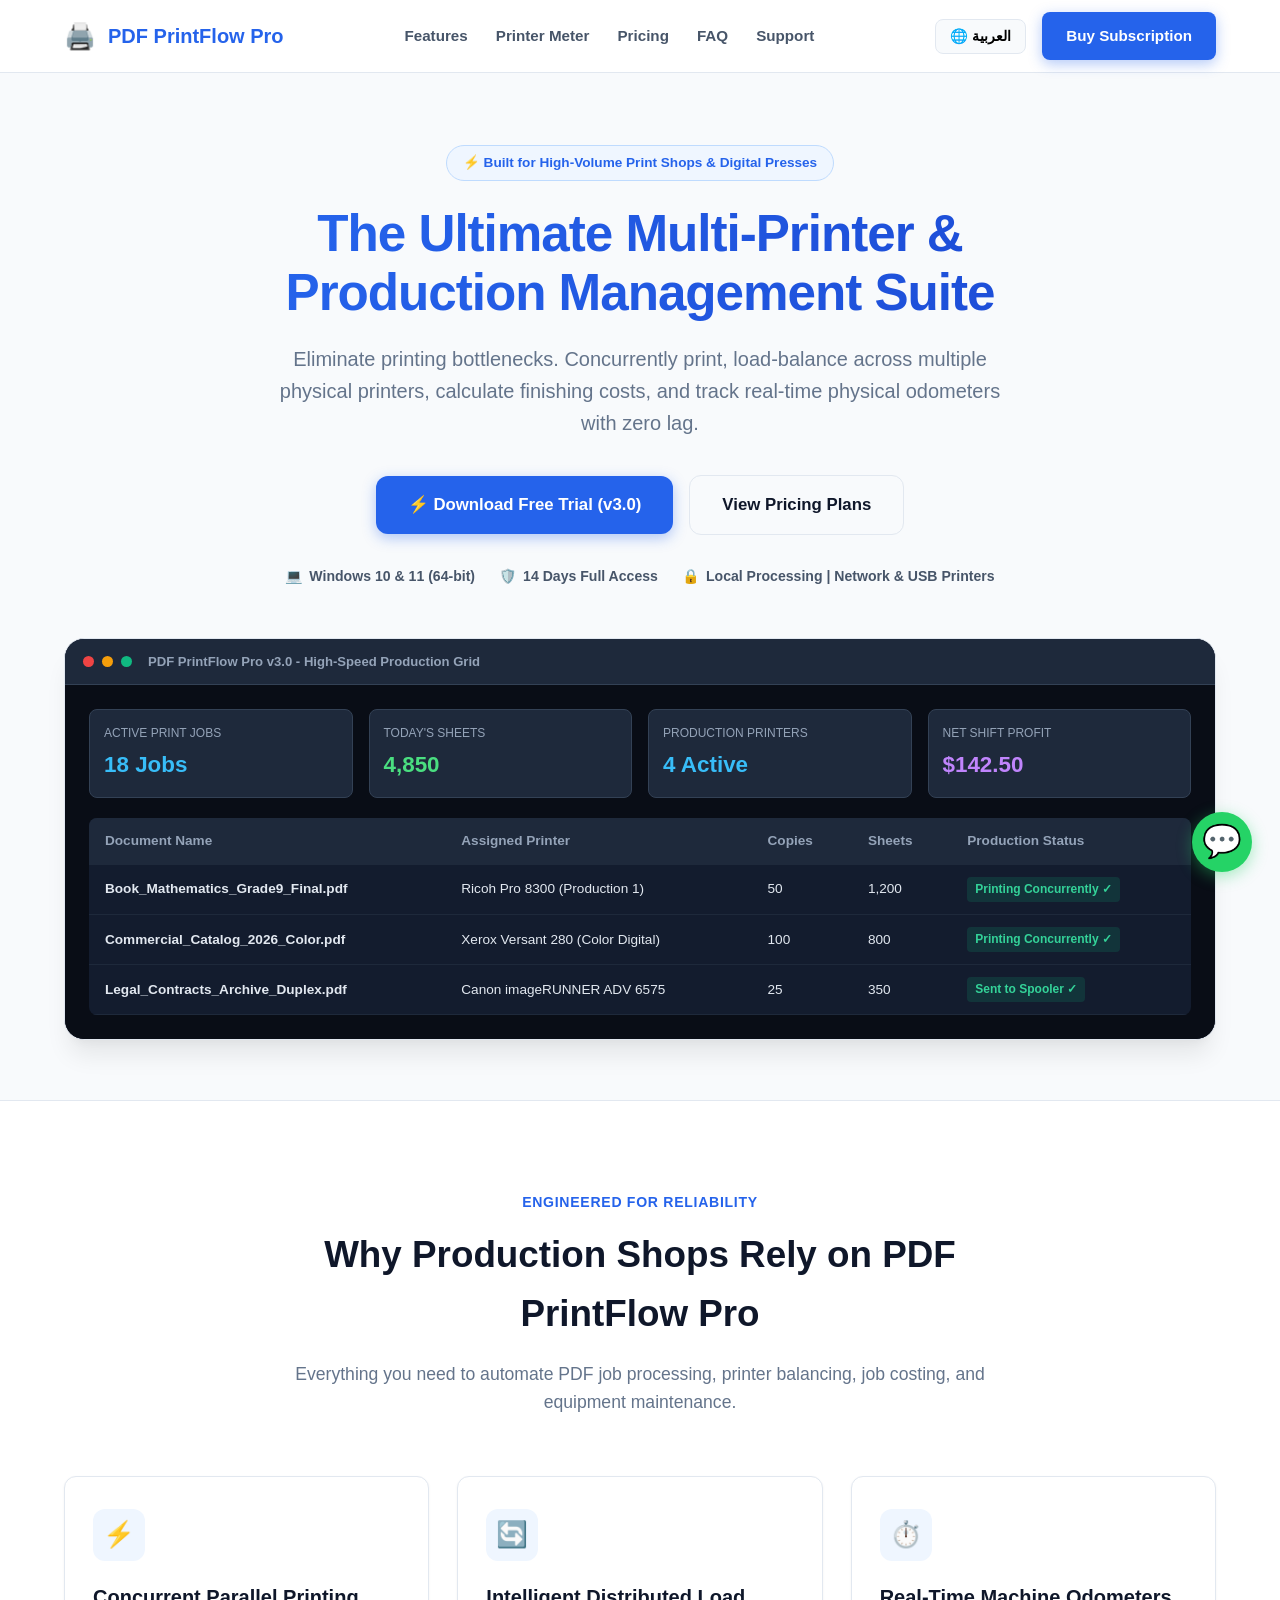
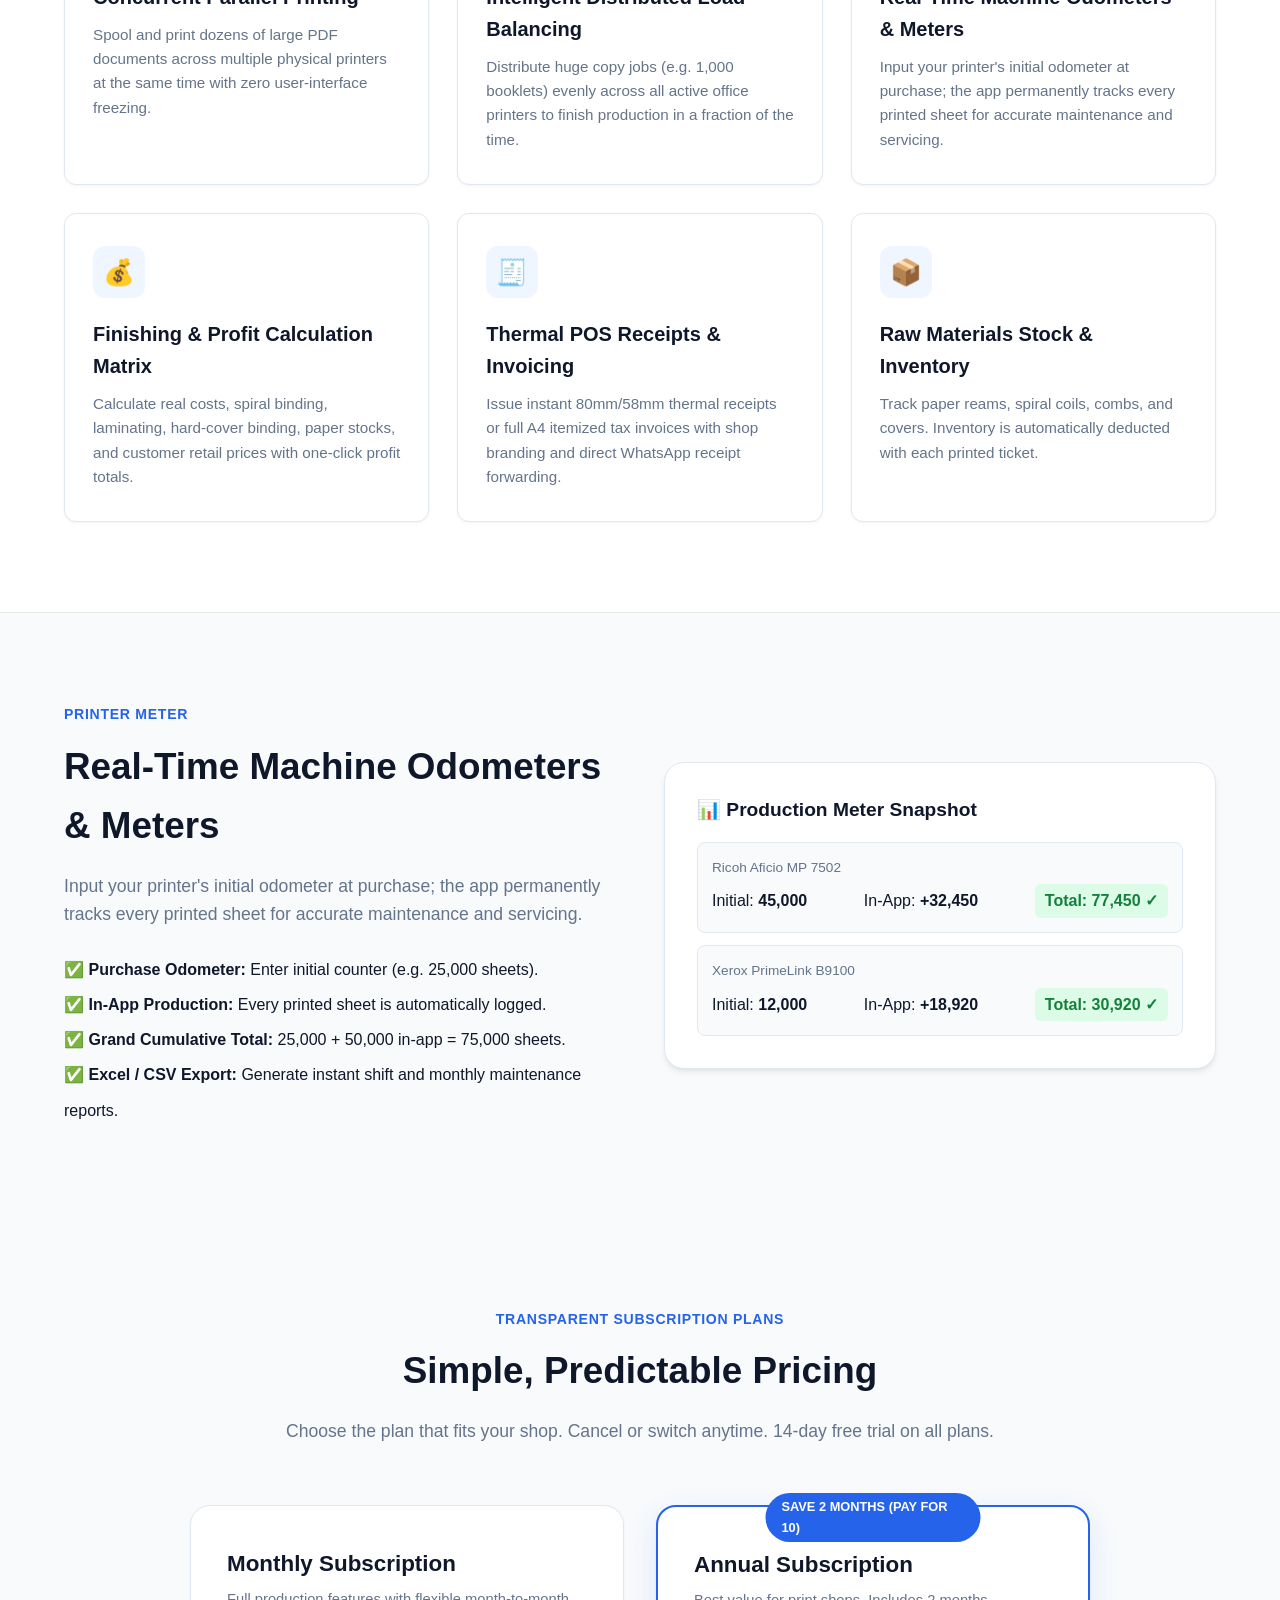
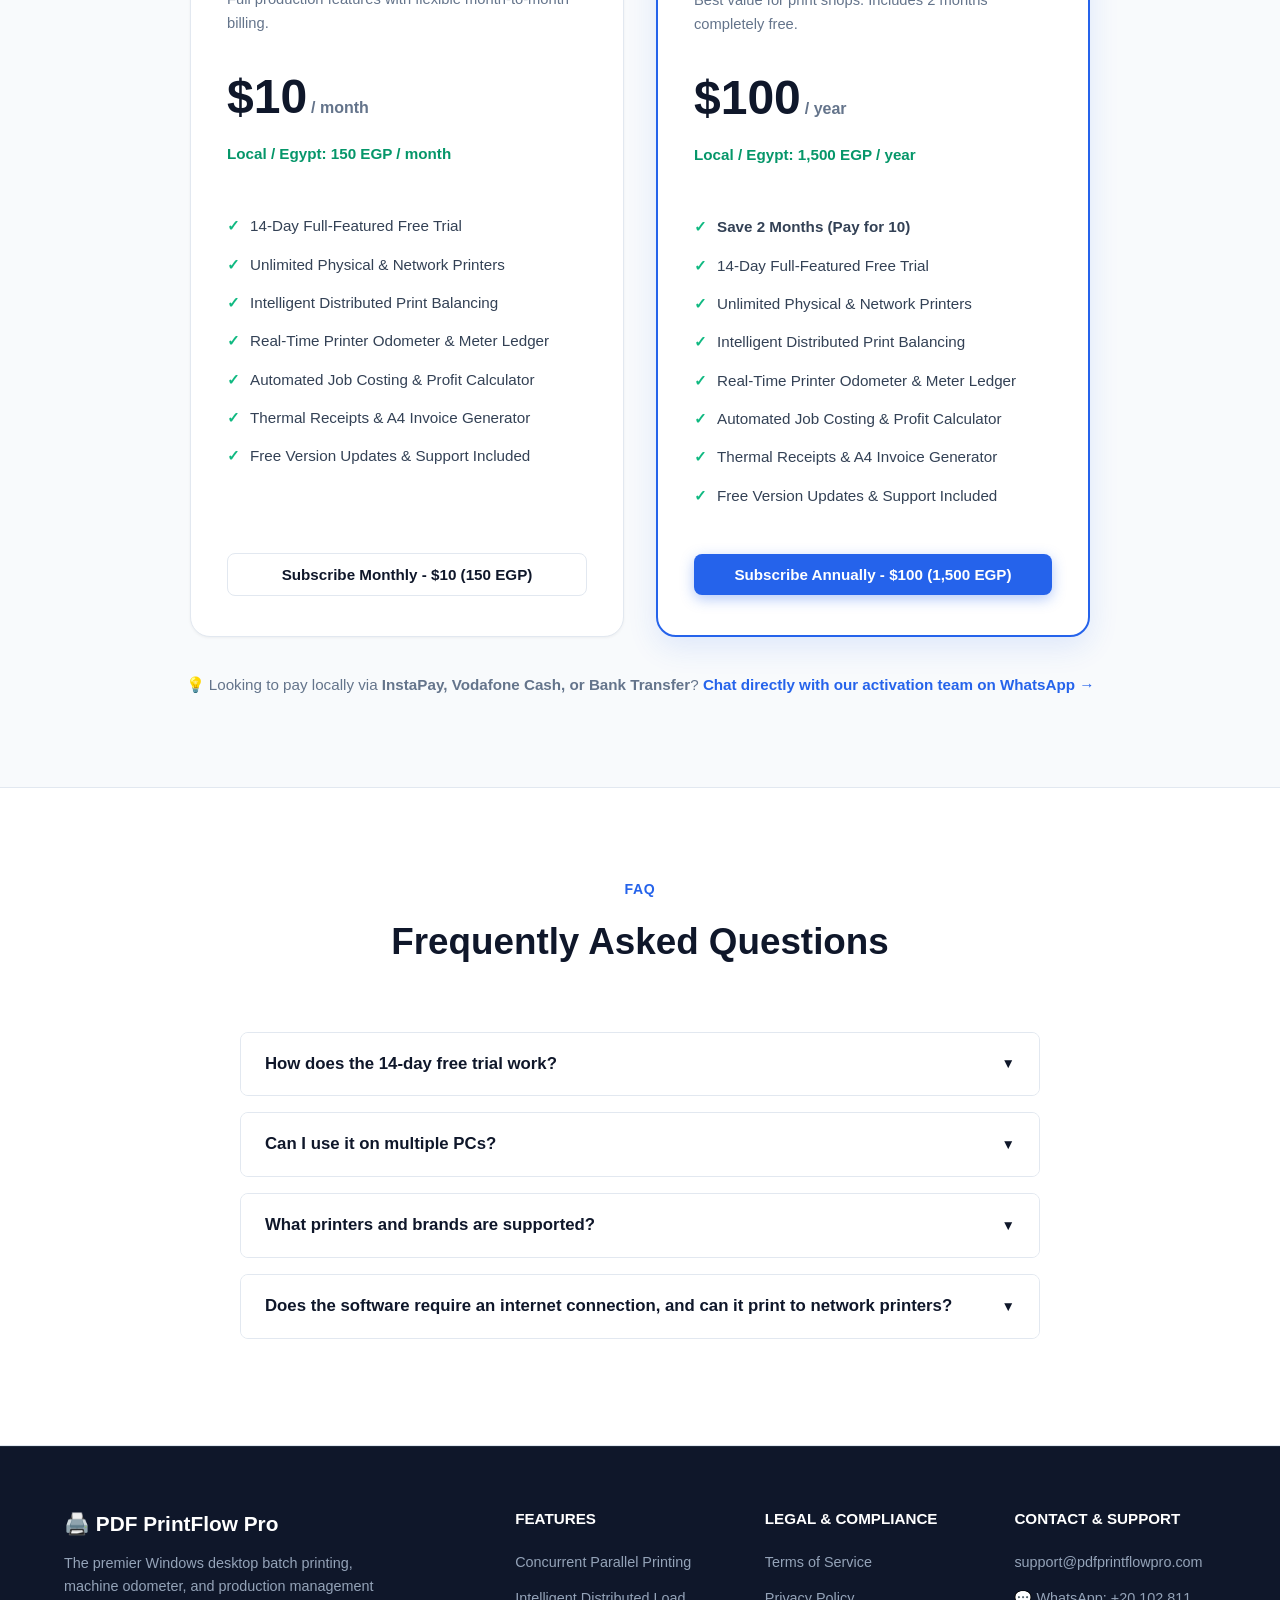
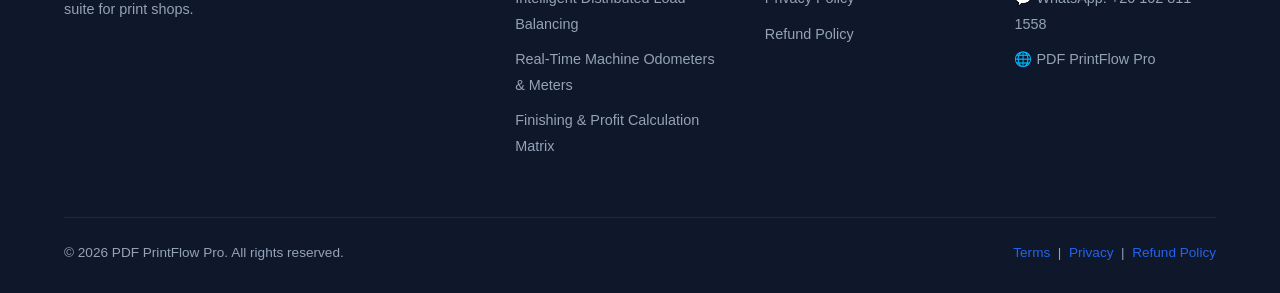
<file: index.html>
<!DOCTYPE html>
<html lang="en" dir="ltr">
<head>
    <meta charset="UTF-8">
    <meta name="viewport" content="width=device-width, initial-scale=1.0">
    <title>PDF PrintFlow Pro - High-Speed Batch & Concurrent Multi-Printer Suite</title>
    <meta name="description" content="Commercial batch printing, intelligent load balancing, and production management software for print shops, copy centers, and publishers.">
    <link rel="stylesheet" href="style.css">
    <link rel="icon" type="image/x-icon" href="Assets/app_icon.ico">
</head>
<body>

    <!-- Header Navigation -->
    <header class="header">
        <div class="container navbar">
            <a href="index.html" class="brand">
                <span class="brand-icon">🖨️</span>
                <span>PDF PrintFlow <span>Pro</span></span>
            </a>

            <ul class="nav-links">
                <li><a href="#features" data-i18n="navFeatures">Features</a></li>
                <li><a href="#odometer" data-i18n="navOdometer">Printer Meter</a></li>
                <li><a href="#pricing" data-i18n="navPricing">Pricing</a></li>
                <li><a href="#faq" data-i18n="navFaq">FAQ</a></li>
                <li><a href="#contact" data-i18n="navContact">Support</a></li>
            </ul>

            <div class="nav-actions">
                <button id="langToggleBtn" class="lang-btn" onclick="toggleLanguage()">
                    🌐 العربية
                </button>
                <a href="#pricing" class="btn btn-primary" data-i18n="btnBuyNow">Buy Subscription</a>
            </div>
        </div>
    </header>

    <!-- Hero Section -->
    <section class="hero">
        <div class="container">
            <div class="hero-badge" data-i18n="heroBadge">
                ⚡ Built for High-Volume Print Shops & Digital Presses
            </div>

            <h1>
                <span data-i18n="heroTitlePrefix">The Ultimate Multi-Printer &</span>
                <span data-i18n="heroTitleSpan"> Production Management Suite</span>
            </h1>

            <p class="hero-subtitle" data-i18n="heroSubtitle">
                Eliminate printing bottlenecks. Concurrently print, load-balance across multiple physical printers, calculate finishing costs, and track real-time physical odometers with zero lag.
            </p>

            <div class="hero-cta">
                <a href="downloads/PDF_PrintFlow_Pro_Setup_v3.0.exe" class="btn btn-primary btn-lg" download data-i18n="heroBtnDownload">
                    ⚡ Download Free Trial (v3.0)
                </a>
                <a href="#pricing" class="btn btn-outline btn-lg" data-i18n="heroBtnPricing">
                    View Pricing Plans
                </a>
            </div>

            <div class="trust-badges">
                <div class="trust-item">
                    <span>💻</span> <strong data-i18n="trustWindows">Windows 10 & 11 (64-bit)</strong>
                </div>
                <div class="trust-item">
                    <span>🛡️</span> <strong data-i18n="trustTrial">14 Days Full Access</strong>
                </div>
                <div class="trust-item">
                    <span>🔒</span> <strong data-i18n="trustOffline">Local Processing | Network & USB Printers</strong>
                </div>
            </div>

            <!-- Realistic Interactive App Mockup -->
            <div class="mockup-wrapper">
                <div class="mockup-header">
                    <div class="circle red"></div>
                    <div class="circle yellow"></div>
                    <div class="circle green"></div>
                    <span class="mockup-title">PDF PrintFlow Pro v3.0 - High-Speed Production Grid</span>
                </div>
                <div class="mockup-body">
                    <div class="mockup-stats">
                        <div class="stat-box">
                            <div class="title" data-i18n="mockupJobs">Active Print Jobs</div>
                            <div class="val">18 Jobs</div>
                        </div>
                        <div class="stat-box">
                            <div class="title" data-i18n="mockupSheets">Today's Sheets</div>
                            <div class="val green">4,850</div>
                        </div>
                        <div class="stat-box">
                            <div class="title" data-i18n="mockupActivePrinters">Production Printers</div>
                            <div class="val">4 Active</div>
                        </div>
                        <div class="stat-box">
                            <div class="title" data-i18n="mockupNetProfit">Net Shift Profit</div>
                            <div class="val purple">$142.50</div>
                        </div>
                    </div>

                    <table class="mockup-table">
                        <thead>
                            <tr>
                                <th data-i18n="mockupColFile">Document Name</th>
                                <th data-i18n="mockupColPrinter">Assigned Printer</th>
                                <th data-i18n="mockupColCopies">Copies</th>
                                <th data-i18n="mockupColSheets">Sheets</th>
                                <th data-i18n="mockupColStatus">Production Status</th>
                            </tr>
                        </thead>
                        <tbody>
                            <tr>
                                <td><strong>Book_Mathematics_Grade9_Final.pdf</strong></td>
                                <td>Ricoh Pro 8300 (Production 1)</td>
                                <td>50</td>
                                <td>1,200</td>
                                <td><span class="badge-status" data-i18n="statusPrinting">Printing Concurrently ✓</span></td>
                            </tr>
                            <tr>
                                <td><strong>Commercial_Catalog_2026_Color.pdf</strong></td>
                                <td>Xerox Versant 280 (Color Digital)</td>
                                <td>100</td>
                                <td>800</td>
                                <td><span class="badge-status" data-i18n="statusPrinting">Printing Concurrently ✓</span></td>
                            </tr>
                            <tr>
                                <td><strong>Legal_Contracts_Archive_Duplex.pdf</strong></td>
                                <td>Canon imageRUNNER ADV 6575</td>
                                <td>25</td>
                                <td>350</td>
                                <td><span class="badge-status" data-i18n="statusSent">Sent to Spooler ✓</span></td>
                            </tr>
                        </tbody>
                    </table>
                </div>
            </div>

        </div>
    </section>

    <!-- Key Features Section -->
    <section id="features" class="section section-light">
        <div class="container">
            <div class="section-header">
                <div class="section-tag" data-i18n="featuresTag">Engineered for Reliability</div>
                <h2 class="section-title" data-i18n="featuresTitle">Why Production Shops Rely on PDF PrintFlow Pro</h2>
                <p class="section-desc" data-i18n="featuresSubtitle">
                    Everything you need to automate PDF job processing, printer balancing, job costing, and equipment maintenance.
                </p>
            </div>

            <div class="features-grid">
                <!-- Feature 1 -->
                <div class="feature-card">
                    <div class="feature-icon">⚡</div>
                    <h3 data-i18n="f1Title">Concurrent Parallel Printing</h3>
                    <p data-i18n="f1Desc">Spool and print dozens of large PDF documents across multiple physical printers at the same time with zero user-interface freezing.</p>
                </div>

                <!-- Feature 2 -->
                <div class="feature-card">
                    <div class="feature-icon">🔄</div>
                    <h3 data-i18n="f2Title">Intelligent Distributed Load Balancing</h3>
                    <p data-i18n="f2Desc">Distribute huge copy jobs (e.g. 1,000 booklets) evenly across all active office printers to finish production in a fraction of the time.</p>
                </div>

                <!-- Feature 3 -->
                <div class="feature-card">
                    <div class="feature-icon">⏱️</div>
                    <h3 data-i18n="f3Title">Real-Time Machine Odometers & Meters</h3>
                    <p data-i18n="f3Desc">Input your printer's initial odometer at purchase; the app permanently tracks every printed sheet for accurate maintenance and servicing.</p>
                </div>

                <!-- Feature 4 -->
                <div class="feature-card">
                    <div class="feature-icon">💰</div>
                    <h3 data-i18n="f4Title">Finishing & Profit Calculation Matrix</h3>
                    <p data-i18n="f4Desc">Calculate real costs, spiral binding, laminating, hard-cover binding, paper stocks, and customer retail prices with one-click profit totals.</p>
                </div>

                <!-- Feature 5 -->
                <div class="feature-card">
                    <div class="feature-icon">🧾</div>
                    <h3 data-i18n="f5Title">Thermal POS Receipts & Invoicing</h3>
                    <p data-i18n="f5Desc">Issue instant 80mm/58mm thermal receipts or full A4 itemized tax invoices with shop branding and direct WhatsApp receipt forwarding.</p>
                </div>

                <!-- Feature 6 -->
                <div class="feature-card">
                    <div class="feature-icon">📦</div>
                    <h3 data-i18n="f6Title">Raw Materials Stock & Inventory</h3>
                    <p data-i18n="f6Desc">Track paper reams, spiral coils, combs, and covers. Inventory is automatically deducted with each printed ticket.</p>
                </div>
            </div>
        </div>
    </section>

    <!-- Odometer Feature Focus -->
    <section id="odometer" class="section">
        <div class="container">
            <div style="display: grid; grid-template-columns: 1fr 1fr; gap: 48px; align-items: center;">
                <div>
                    <div class="section-tag" data-i18n="navOdometer">Printer Meter</div>
                    <h2 class="section-title" data-i18n="f3Title">Real-Time Machine Odometers & Meters</h2>
                    <p class="section-desc" style="margin-bottom: 24px;" data-i18n="f3Desc">
                        Input your printer's initial odometer at purchase; the app permanently tracks every printed sheet for accurate maintenance and servicing.
                    </p>
                    <ul style="list-style: none; line-height: 2.2;">
                        <li data-i18n="odoBullet1">✅ <strong>Purchase Odometer:</strong> Enter initial counter (e.g. 25,000 sheets).</li>
                        <li data-i18n="odoBullet2">✅ <strong>In-App Production:</strong> Every printed sheet is automatically logged.</li>
                        <li data-i18n="odoBullet3">✅ <strong>Grand Cumulative Total:</strong> 25,000 + 50,000 in-app = 75,000 sheets.</li>
                        <li data-i18n="odoBullet4">✅ <strong>Excel / CSV Export:</strong> Generate instant shift and monthly maintenance reports.</li>
                    </ul>
                </div>
                <div style="background: #ffffff; border: 1px solid var(--border-color); border-radius: var(--radius-lg); padding: 32px; box-shadow: var(--shadow-md);">
                    <div style="font-weight: 800; font-size: 1.2rem; margin-bottom: 16px; color: var(--secondary);" data-i18n="odoSnapshotTitle">📊 Production Meter Snapshot</div>
                    <div style="border: 1px solid #e2e8f0; border-radius: 8px; padding: 14px; margin-bottom: 12px; background: #f8fafc;">
                        <div style="font-size: 0.85rem; color: #64748b;">Ricoh Aficio MP 7502</div>
                        <div style="display: flex; justify-content: space-between; align-items: center; margin-top: 6px;">
                            <span><span data-i18n="odoInitial">Initial:</span> <strong>45,000</strong></span>
                            <span><span data-i18n="odoInApp">In-App:</span> <strong>+32,450</strong></span>
                            <span style="background: #dcfce7; color: #15803d; font-weight: 800; padding: 4px 10px; border-radius: 6px;"><span data-i18n="odoTotal">Total:</span> 77,450 ✓</span>
                        </div>
                    </div>
                    <div style="border: 1px solid #e2e8f0; border-radius: 8px; padding: 14px; background: #f8fafc;">
                        <div style="font-size: 0.85rem; color: #64748b;">Xerox PrimeLink B9100</div>
                        <div style="display: flex; justify-content: space-between; align-items: center; margin-top: 6px;">
                            <span><span data-i18n="odoInitial">Initial:</span> <strong>12,000</strong></span>
                            <span><span data-i18n="odoInApp">In-App:</span> <strong>+18,920</strong></span>
                            <span style="background: #dcfce7; color: #15803d; font-weight: 800; padding: 4px 10px; border-radius: 6px;"><span data-i18n="odoTotal">Total:</span> 30,920 ✓</span>
                        </div>
                    </div>
                </div>
            </div>
        </div>
    </section>

    <!-- Pricing Section -->
    <section id="pricing" class="pricing-section">
        <div class="container">
            <div class="section-header">
                <div class="section-tag" data-i18n="pricingTag">Transparent Subscription Plans</div>
                <h2 class="section-title" data-i18n="pricingTitle">Simple, Predictable Pricing</h2>
                <p class="section-desc" data-i18n="pricingSubtitle">
                    Choose the plan that fits your shop. Cancel or switch anytime. 14-day free trial on all plans.
                </p>
            </div>

            <div class="pricing-grid">
                <!-- Monthly Plan -->
                <div class="pricing-card">
                    <div class="plan-name" data-i18n="planMonthlyName">Monthly Subscription</div>
                    <div class="plan-desc" data-i18n="planMonthlyDesc">Full production features with flexible month-to-month billing.</div>
                    
                    <div class="plan-price">
                        <span class="amount">$10</span>
                        <span class="period">/ month</span>
                    </div>
                    <div class="regional-price" data-i18n="regionalMonthly">Local / Egypt: 150 EGP / month</div>

                    <ul class="plan-features">
                        <li><span class="check">✓</span> <span data-i18n="featureTrial">14-Day Full-Featured Free Trial</span></li>
                        <li><span class="check">✓</span> <span data-i18n="featurePrinters">Unlimited Physical & Network Printers</span></li>
                        <li><span class="check">✓</span> <span data-i18n="featureLoadBalance">Intelligent Distributed Print Balancing</span></li>
                        <li><span class="check">✓</span> <span data-i18n="featureMeters">Real-Time Printer Odometer & Meter Ledger</span></li>
                        <li><span class="check">✓</span> <span data-i18n="featureCosting">Automated Job Costing & Profit Calculator</span></li>
                        <li><span class="check">✓</span> <span data-i18n="featureInvoicing">Thermal Receipts & A4 Invoice Generator</span></li>
                        <li><span class="check">✓</span> <span data-i18n="featureUpdates">Free Version Updates & Support Included</span></li>
                    </ul>

                    <button class="btn btn-outline" style="width: 100%;" onclick="openCheckout('monthly')" data-i18n="btnSubscribeMonthly">
                        Subscribe Monthly - $10 (150 EGP)
                    </button>
                </div>

                <!-- Annual Plan (Featured) -->
                <div class="pricing-card featured">
                    <div class="card-badge" data-i18n="saveBadge">Save 2 Months (Pay for 10)</div>
                    <div class="plan-name" data-i18n="planAnnualName">Annual Subscription</div>
                    <div class="plan-desc" data-i18n="planAnnualDesc">Best value for print shops. Includes 2 months completely free.</div>
                    
                    <div class="plan-price">
                        <span class="amount">$100</span>
                        <span class="period">/ year</span>
                    </div>
                    <div class="regional-price" data-i18n="regionalAnnual">Local / Egypt: 1,500 EGP / year</div>

                    <ul class="plan-features">
                        <li><span class="check">✓</span> <strong data-i18n="saveBadge">Save 2 Months (Pay for 10)</strong></li>
                        <li><span class="check">✓</span> <span data-i18n="featureTrial">14-Day Full-Featured Free Trial</span></li>
                        <li><span class="check">✓</span> <span data-i18n="featurePrinters">Unlimited Physical & Network Printers</span></li>
                        <li><span class="check">✓</span> <span data-i18n="featureLoadBalance">Intelligent Distributed Print Balancing</span></li>
                        <li><span class="check">✓</span> <span data-i18n="featureMeters">Real-Time Printer Odometer & Meter Ledger</span></li>
                        <li><span class="check">✓</span> <span data-i18n="featureCosting">Automated Job Costing & Profit Calculator</span></li>
                        <li><span class="check">✓</span> <span data-i18n="featureInvoicing">Thermal Receipts & A4 Invoice Generator</span></li>
                        <li><span class="check">✓</span> <span data-i18n="featureUpdates">Free Version Updates & Priority Support</span></li>
                    </ul>

                    <button class="btn btn-primary" style="width: 100%;" onclick="openCheckout('annual')" data-i18n="btnSubscribeAnnual">
                        Subscribe Annually - $100 (1,500 EGP)
                    </button>
                </div>
            </div>

            <!-- Regional Payment Notice -->
            <div style="text-align: center; margin-top: 36px;">
                <p style="color: #64748b; font-size: 0.95rem;">
                    💡 Looking to pay locally via <strong>InstaPay, Vodafone Cash, or Bank Transfer</strong>? 
                    <a href="https://wa.me/201028111558?text=Hello%2C%20I%20would%20like%20to%20inquire%20about%20subscribing%20to%20PDF%20PrintFlow%20Pro" target="_blank" rel="noopener" style="font-weight: 700;">Chat directly with our activation team on WhatsApp →</a>
                </p>
            </div>
        </div>
    </section>

    <!-- FAQ Section -->
    <section id="faq" class="section section-light">
        <div class="container">
            <div class="section-header">
                <div class="section-tag" data-i18n="navFaq">FAQ</div>
                <h2 class="section-title" data-i18n="faqTitle">Frequently Asked Questions</h2>
            </div>

            <div class="faq-wrap">
                <div class="faq-item">
                    <div class="faq-question">
                        <span data-i18n="faq1Q">How does the 14-day free trial work?</span>
                        <span class="faq-arrow">▼</span>
                    </div>
                    <div class="faq-answer" data-i18n="faq1A">
                        When you download and run PDF PrintFlow Pro, you automatically get 14 days of unrestricted access to all features on your PC. No credit card is required upfront.
                    </div>
                </div>

                <div class="faq-item">
                    <div class="faq-question">
                        <span data-i18n="faq2Q">Can I use it on multiple PCs?</span>
                        <span class="faq-arrow">▼</span>
                    </div>
                    <div class="faq-answer" data-i18n="faq2A">
                        Each license key is securely bound to the unique hardware ID (Machine ID) of one computer. If you upgrade your PC, our support team can migrate your license immediately.
                    </div>
                </div>

                <div class="faq-item">
                    <div class="faq-question">
                        <span data-i18n="faq3Q">What printers and brands are supported?</span>
                        <span class="faq-arrow">▼</span>
                    </div>
                    <div class="faq-answer" data-i18n="faq3A">
                        PDF PrintFlow Pro works natively with all Windows-certified printers, including Ricoh, Xerox, Canon, HP, Konica Minolta, Epson, Brother, Sharp, Kyocera, and digital plotters.
                    </div>
                </div>

                <div class="faq-item">
                    <div class="faq-question">
                        <span data-i18n="faq4Q">Does the software require an internet connection, and can it print to network printers?</span>
                        <span class="faq-arrow">▼</span>
                    </div>
                    <div class="faq-answer" data-i18n="faq4A">
                        No internet connection is required for printing! PDF PrintFlow Pro operates completely locally on your computer with zero cloud dependency. It connects seamlessly to both local network printers (LAN / Wi-Fi / IP) and direct USB printers. Even if your PC is connected to the internet, your documents and customer data never leave your local environment.
                    </div>
                </div>
            </div>
        </div>
    </section>

    <!-- Footer -->
    <footer id="contact" class="footer">
        <div class="container">
            <div class="footer-grid">
                <div class="footer-brand">
                    <h3>🖨️ PDF PrintFlow Pro</h3>
                    <p data-i18n="footerDesc">
                        The premier Windows desktop batch printing, machine odometer, and production management suite for print shops.
                    </p>
                </div>

                <div class="footer-col">
                    <h4 data-i18n="navFeatures">Features</h4>
                    <ul>
                        <li><a href="#features" data-i18n="f1Title">Concurrent Printing</a></li>
                        <li><a href="#features" data-i18n="f2Title">Load Balancing</a></li>
                        <li><a href="#odometer" data-i18n="f3Title">Printer Meter</a></li>
                        <li><a href="#features" data-i18n="f4Title">Finishing Matrix</a></li>
                    </ul>
                </div>

                <div class="footer-col">
                    <h4 data-i18n="footerLegal">Legal & Compliance</h4>
                    <ul>
                        <li><a href="terms.html" data-i18n="footerTerms">Terms of Service</a></li>
                        <li><a href="privacy.html" data-i18n="footerPrivacy">Privacy Policy</a></li>
                        <li><a href="refund.html" data-i18n="footerRefund">Refund Policy</a></li>
                    </ul>
                </div>

                <div class="footer-col">
                    <h4 data-i18n="footerSupport">Contact & Support</h4>
                    <ul>
                        <li><a href="https://mail.google.com/mail/?view=cm&fs=1&to=maheralkady@gmail.com&su=Support%20Request%20-%20PDF%20PrintFlow%20Pro" target="_blank" rel="noopener" onclick="openEmailComposer(event, 'Support Request - PDF PrintFlow Pro')">support@pdfprintflowpro.com</a></li>
                        <li><a href="https://wa.me/201028111558?text=Hello%2C%20I%20need%20support%20for%20PDF%20PrintFlow%20Pro" target="_blank" rel="noopener">💬 WhatsApp: +20 102 811 1558</a></li>
                        <li><a href="index.html">🌐 PDF PrintFlow Pro</a></li>
                    </ul>
                </div>
            </div>

            <div class="footer-bottom">
                <div data-i18n="footerCopyright">© 2026 PDF PrintFlow Pro. All rights reserved.</div>
                <div>
                    <a href="terms.html">Terms</a> &nbsp;|&nbsp; 
                    <a href="privacy.html">Privacy</a> &nbsp;|&nbsp; 
                    <a href="refund.html">Refund Policy</a>
                </div>
            </div>
        </div>
    </footer>

    <!-- Floating WhatsApp Button -->
    <a href="https://wa.me/201028111558?text=Hello%2C%20I%20would%20like%20to%20inquire%20about%20PDF%20PrintFlow%20Pro" target="_blank" rel="noopener" class="whatsapp-float" title="Chat on WhatsApp">
        💬
    </a>

    <script src="script.js"></script>
</body>
</html>
</file>
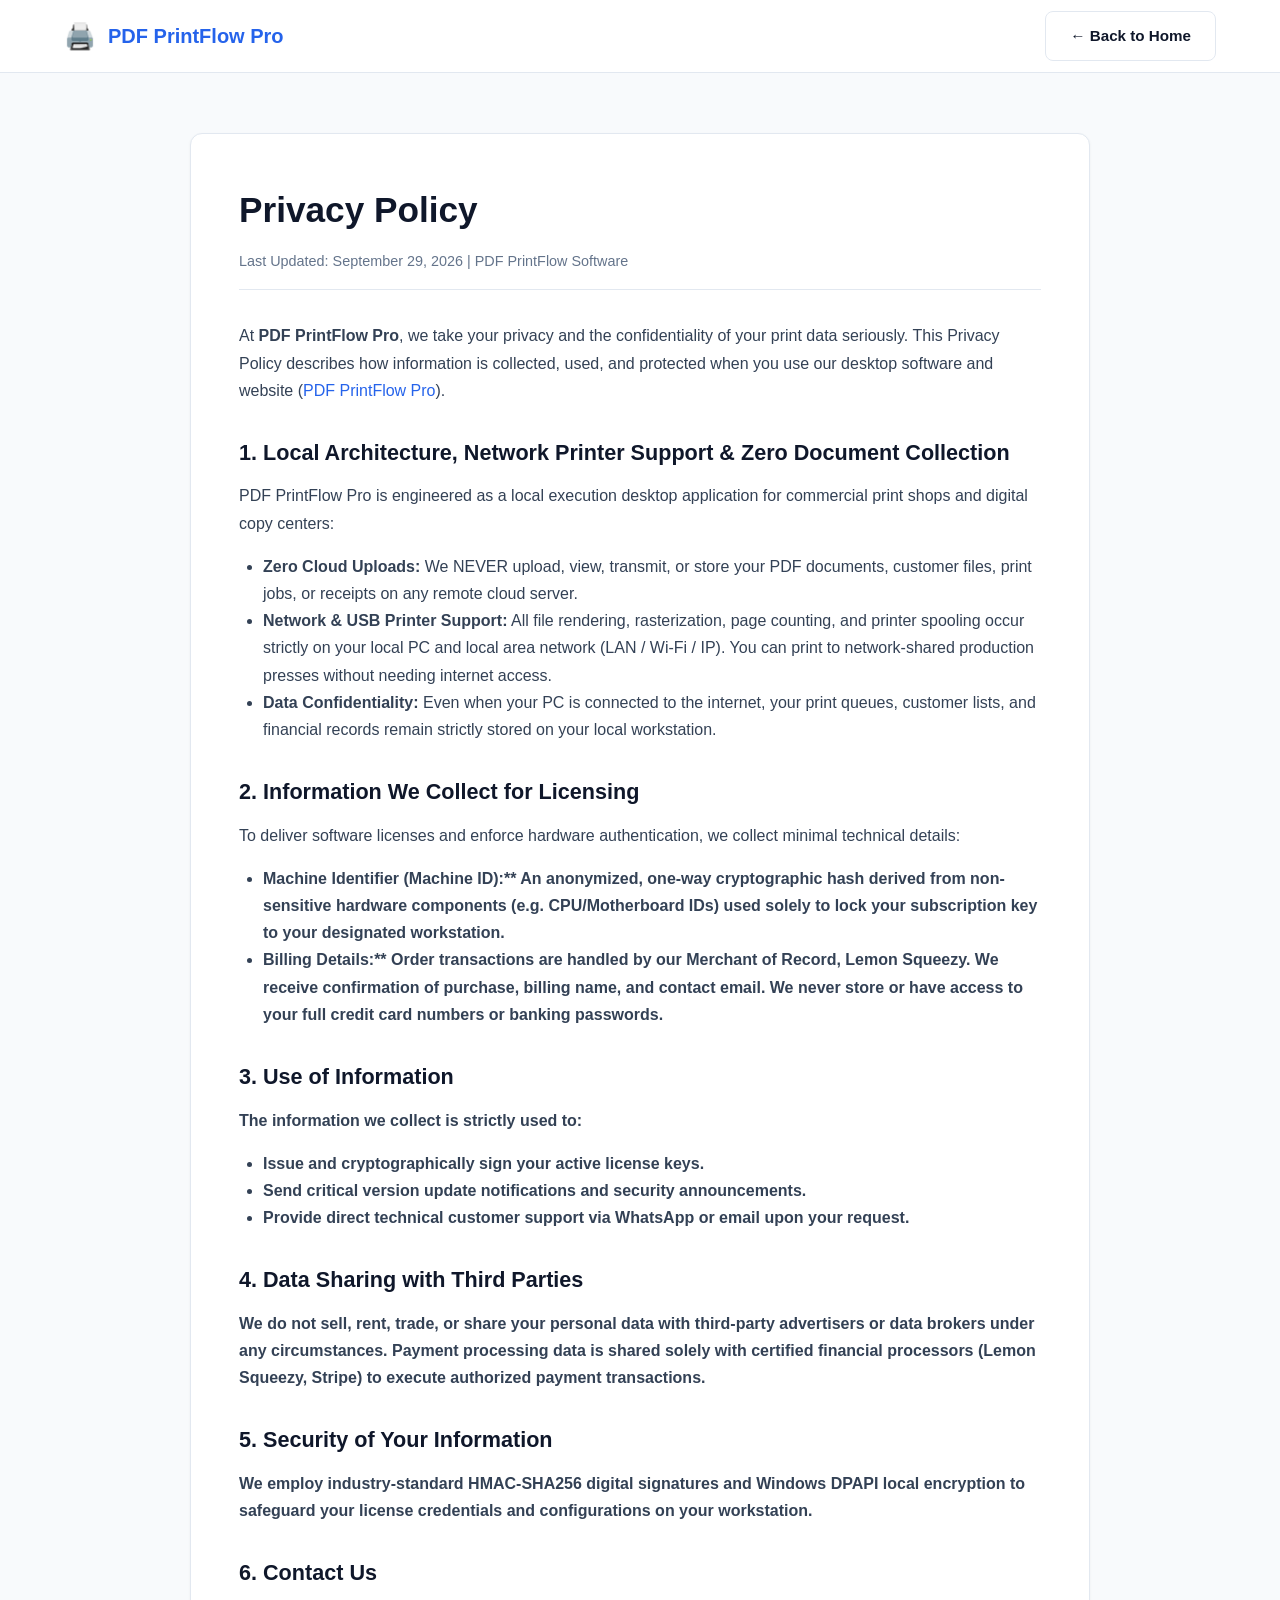
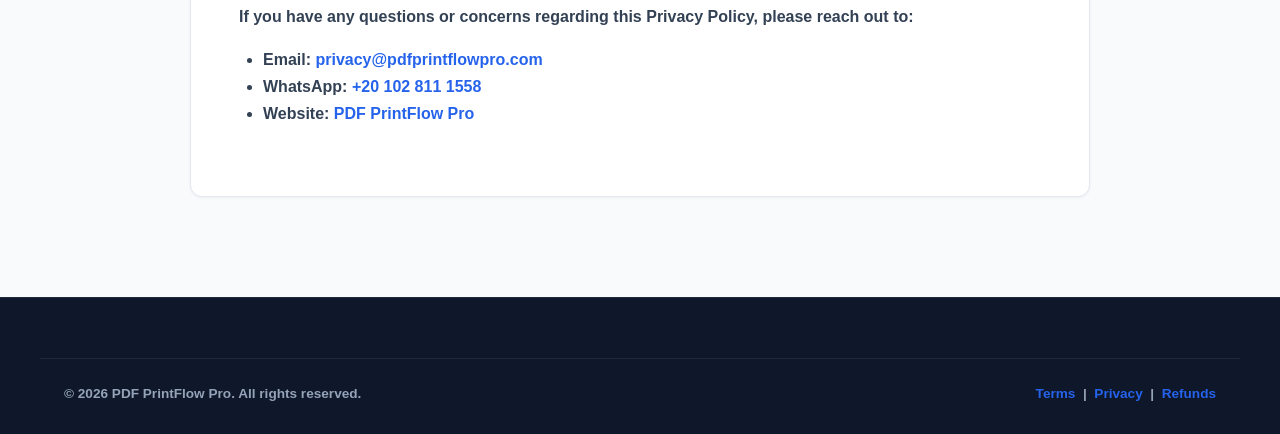
<file: privacy.html>
<!DOCTYPE html>
<html lang="en">
<head>
    <meta charset="UTF-8">
    <meta name="viewport" content="width=device-width, initial-scale=1.0">
    <title>Privacy Policy - PDF PrintFlow Pro</title>
    <link rel="stylesheet" href="style.css">
    <link rel="icon" type="image/x-icon" href="Assets/app_icon.ico">
</head>
<body>

    <header class="header">
        <div class="container navbar">
            <a href="index.html" class="brand">
                <span class="brand-icon">🖨️</span>
                <span>PDF PrintFlow Pro</span>
            </a>
            <div class="nav-actions">
                <a href="index.html" class="btn btn-outline">← Back to Home</a>
            </div>
        </div>
    </header>

    <main class="legal-page">
        <div class="container">
            <div class="legal-box">
                <h1>Privacy Policy</h1>
                <div class="meta-date">Last Updated: September 29, 2026 | PDF PrintFlow Software</div>

                <p>At <strong>PDF PrintFlow Pro</strong>, we take your privacy and the confidentiality of your print data seriously. This Privacy Policy describes how information is collected, used, and protected when you use our desktop software and website (<a href="index.html">PDF PrintFlow Pro</a>).</p>

                <h2>1. Local Architecture, Network Printer Support & Zero Document Collection</h2>
                <p>PDF PrintFlow Pro is engineered as a local execution desktop application for commercial print shops and digital copy centers:</p>
                <ul>
                    <li><strong>Zero Cloud Uploads:</strong> We NEVER upload, view, transmit, or store your PDF documents, customer files, print jobs, or receipts on any remote cloud server.</li>
                    <li><strong>Network & USB Printer Support:</strong> All file rendering, rasterization, page counting, and printer spooling occur strictly on your local PC and local area network (LAN / Wi-Fi / IP). You can print to network-shared production presses without needing internet access.</li>
                    <li><strong>Data Confidentiality:</strong> Even when your PC is connected to the internet, your print queues, customer lists, and financial records remain strictly stored on your local workstation.</li>
                </ul>

                <h2>2. Information We Collect for Licensing</h2>
                <p>To deliver software licenses and enforce hardware authentication, we collect minimal technical details:</p>
                <ul>
                    <li><strong>Machine Identifier (Machine ID):** An anonymized, one-way cryptographic hash derived from non-sensitive hardware components (e.g. CPU/Motherboard IDs) used solely to lock your subscription key to your designated workstation.</li>
                    <li><strong>Billing Details:** Order transactions are handled by our Merchant of Record, <strong>Lemon Squeezy</strong>. We receive confirmation of purchase, billing name, and contact email. We never store or have access to your full credit card numbers or banking passwords.</li>
                </ul>

                <h2>3. Use of Information</h2>
                <p>The information we collect is strictly used to:</p>
                <ul>
                    <li>Issue and cryptographically sign your active license keys.</li>
                    <li>Send critical version update notifications and security announcements.</li>
                    <li>Provide direct technical customer support via WhatsApp or email upon your request.</li>
                </ul>

                <h2>4. Data Sharing with Third Parties</h2>
                <p>We do not sell, rent, trade, or share your personal data with third-party advertisers or data brokers under any circumstances. Payment processing data is shared solely with certified financial processors (Lemon Squeezy, Stripe) to execute authorized payment transactions.</p>

                <h2>5. Security of Your Information</h2>
                <p>We employ industry-standard HMAC-SHA256 digital signatures and Windows DPAPI local encryption to safeguard your license credentials and configurations on your workstation.</p>

                <h2>6. Contact Us</h2>
                <p>If you have any questions or concerns regarding this Privacy Policy, please reach out to:</p>
                <ul>
                    <li><strong>Email:</strong> <a href="https://mail.google.com/mail/?view=cm&fs=1&to=maheralkady@gmail.com&su=Privacy%20Inquiry%20-%20PDF%20PrintFlow%20Pro" target="_blank" rel="noopener">privacy@pdfprintflowpro.com</a></li>
                    <li><strong>WhatsApp:</strong> <a href="https://wa.me/201028111558?text=Hello%2C%20privacy%20inquiry%20for%20PDF%20PrintFlow%20Pro" target="_blank" rel="noopener">+20 102 811 1558</a></li>
                    <li><strong>Website:</strong> <a href="index.html">PDF PrintFlow Pro</a></li>
                </ul>
            </div>
        </div>
    </main>

    <footer class="footer">
        <div class="container footer-bottom">
            <div>© 2026 PDF PrintFlow Pro. All rights reserved.</div>
            <div>
                <a href="terms.html">Terms</a> &nbsp;|&nbsp; 
                <a href="privacy.html">Privacy</a> &nbsp;|&nbsp; 
                <a href="refund.html">Refunds</a>
            </div>
        </div>
    </footer>

</body>
</html>
</file>
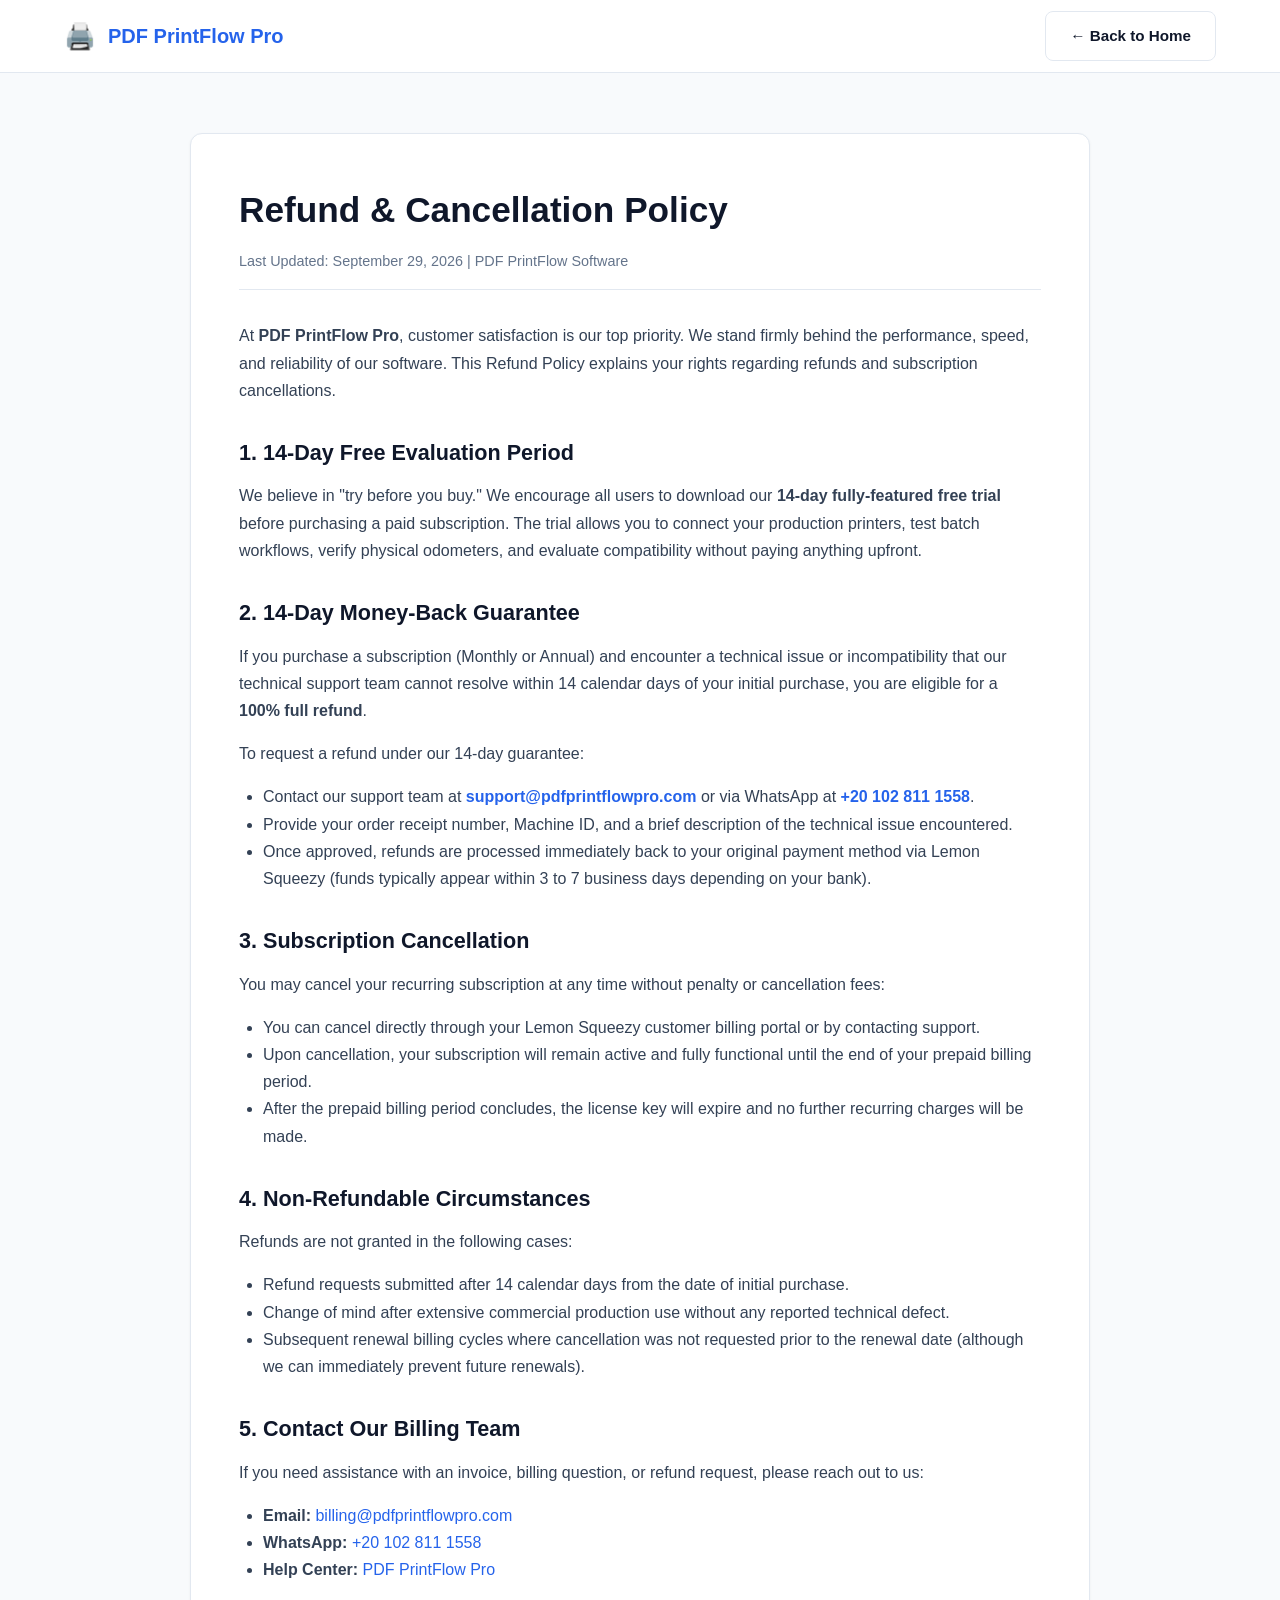
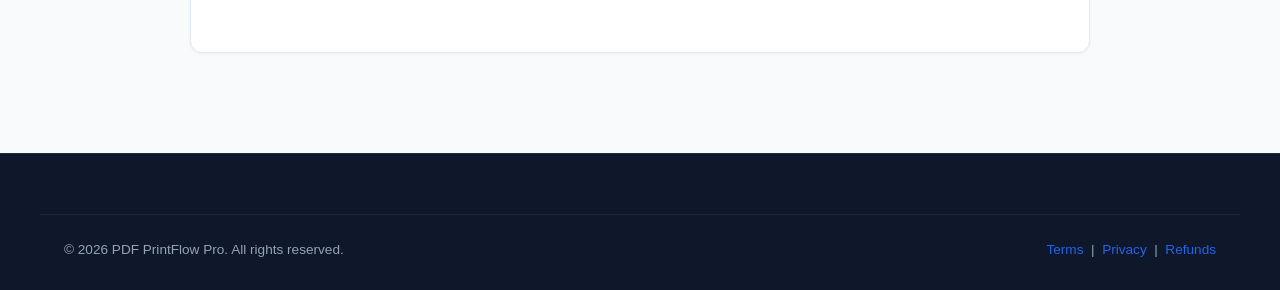
<file: refund.html>
<!DOCTYPE html>
<html lang="en">
<head>
    <meta charset="UTF-8">
    <meta name="viewport" content="width=device-width, initial-scale=1.0">
    <title>Refund & Cancellation Policy - PDF PrintFlow Pro</title>
    <link rel="stylesheet" href="style.css">
    <link rel="icon" type="image/x-icon" href="Assets/app_icon.ico">
</head>
<body>

    <header class="header">
        <div class="container navbar">
            <a href="index.html" class="brand">
                <span class="brand-icon">🖨️</span>
                <span>PDF PrintFlow Pro</span>
            </a>
            <div class="nav-actions">
                <a href="index.html" class="btn btn-outline">← Back to Home</a>
            </div>
        </div>
    </header>

    <main class="legal-page">
        <div class="container">
            <div class="legal-box">
                <h1>Refund & Cancellation Policy</h1>
                <div class="meta-date">Last Updated: September 29, 2026 | PDF PrintFlow Software</div>

                <p>At <strong>PDF PrintFlow Pro</strong>, customer satisfaction is our top priority. We stand firmly behind the performance, speed, and reliability of our software. This Refund Policy explains your rights regarding refunds and subscription cancellations.</p>

                <h2>1. 14-Day Free Evaluation Period</h2>
                <p>We believe in "try before you buy." We encourage all users to download our <strong>14-day fully-featured free trial</strong> before purchasing a paid subscription. The trial allows you to connect your production printers, test batch workflows, verify physical odometers, and evaluate compatibility without paying anything upfront.</p>

                <h2>2. 14-Day Money-Back Guarantee</h2>
                <p>If you purchase a subscription (Monthly or Annual) and encounter a technical issue or incompatibility that our technical support team cannot resolve within 14 calendar days of your initial purchase, you are eligible for a <strong>100% full refund</strong>.</p>
                <p>To request a refund under our 14-day guarantee:</p>
                <ul>
                    <li>Contact our support team at <a href="https://mail.google.com/mail/?view=cm&fs=1&to=maheralkady@gmail.com&su=Refund%20Request%20-%20PDF%20PrintFlow%20Pro" target="_blank" rel="noopener"><strong>support@pdfprintflowpro.com</strong></a> or via WhatsApp at <a href="https://wa.me/201028111558?text=Hello%2C%20refund%20inquiry%20for%20PDF%20PrintFlow%20Pro" target="_blank" rel="noopener"><strong>+20 102 811 1558</strong></a>.</li>
                    <li>Provide your order receipt number, Machine ID, and a brief description of the technical issue encountered.</li>
                    <li>Once approved, refunds are processed immediately back to your original payment method via Lemon Squeezy (funds typically appear within 3 to 7 business days depending on your bank).</li>
                </ul>

                <h2>3. Subscription Cancellation</h2>
                <p>You may cancel your recurring subscription at any time without penalty or cancellation fees:</p>
                <ul>
                    <li>You can cancel directly through your Lemon Squeezy customer billing portal or by contacting support.</li>
                    <li>Upon cancellation, your subscription will remain active and fully functional until the end of your prepaid billing period.</li>
                    <li>After the prepaid billing period concludes, the license key will expire and no further recurring charges will be made.</li>
                </ul>

                <h2>4. Non-Refundable Circumstances</h2>
                <p>Refunds are not granted in the following cases:</p>
                <ul>
                    <li>Refund requests submitted after 14 calendar days from the date of initial purchase.</li>
                    <li>Change of mind after extensive commercial production use without any reported technical defect.</li>
                    <li>Subsequent renewal billing cycles where cancellation was not requested prior to the renewal date (although we can immediately prevent future renewals).</li>
                </ul>

                <h2>5. Contact Our Billing Team</h2>
                <p>If you need assistance with an invoice, billing question, or refund request, please reach out to us:</p>
                <ul>
                    <li><strong>Email:</strong> <a href="https://mail.google.com/mail/?view=cm&fs=1&to=maheralkady@gmail.com&su=Billing%20Support%20-%20PDF%20PrintFlow%20Pro" target="_blank" rel="noopener">billing@pdfprintflowpro.com</a></li>
                    <li><strong>WhatsApp:</strong> <a href="https://wa.me/201028111558?text=Hello%2C%20billing%20inquiry%20for%20PDF%20PrintFlow%20Pro" target="_blank" rel="noopener">+20 102 811 1558</a></li>
                    <li><strong>Help Center:</strong> <a href="index.html">PDF PrintFlow Pro</a></li>
                </ul>
            </div>
        </div>
    </main>

    <footer class="footer">
        <div class="container footer-bottom">
            <div>© 2026 PDF PrintFlow Pro. All rights reserved.</div>
            <div>
                <a href="terms.html">Terms</a> &nbsp;|&nbsp; 
                <a href="privacy.html">Privacy</a> &nbsp;|&nbsp; 
                <a href="refund.html">Refunds</a>
            </div>
        </div>
    </footer>

</body>
</html>
</file>
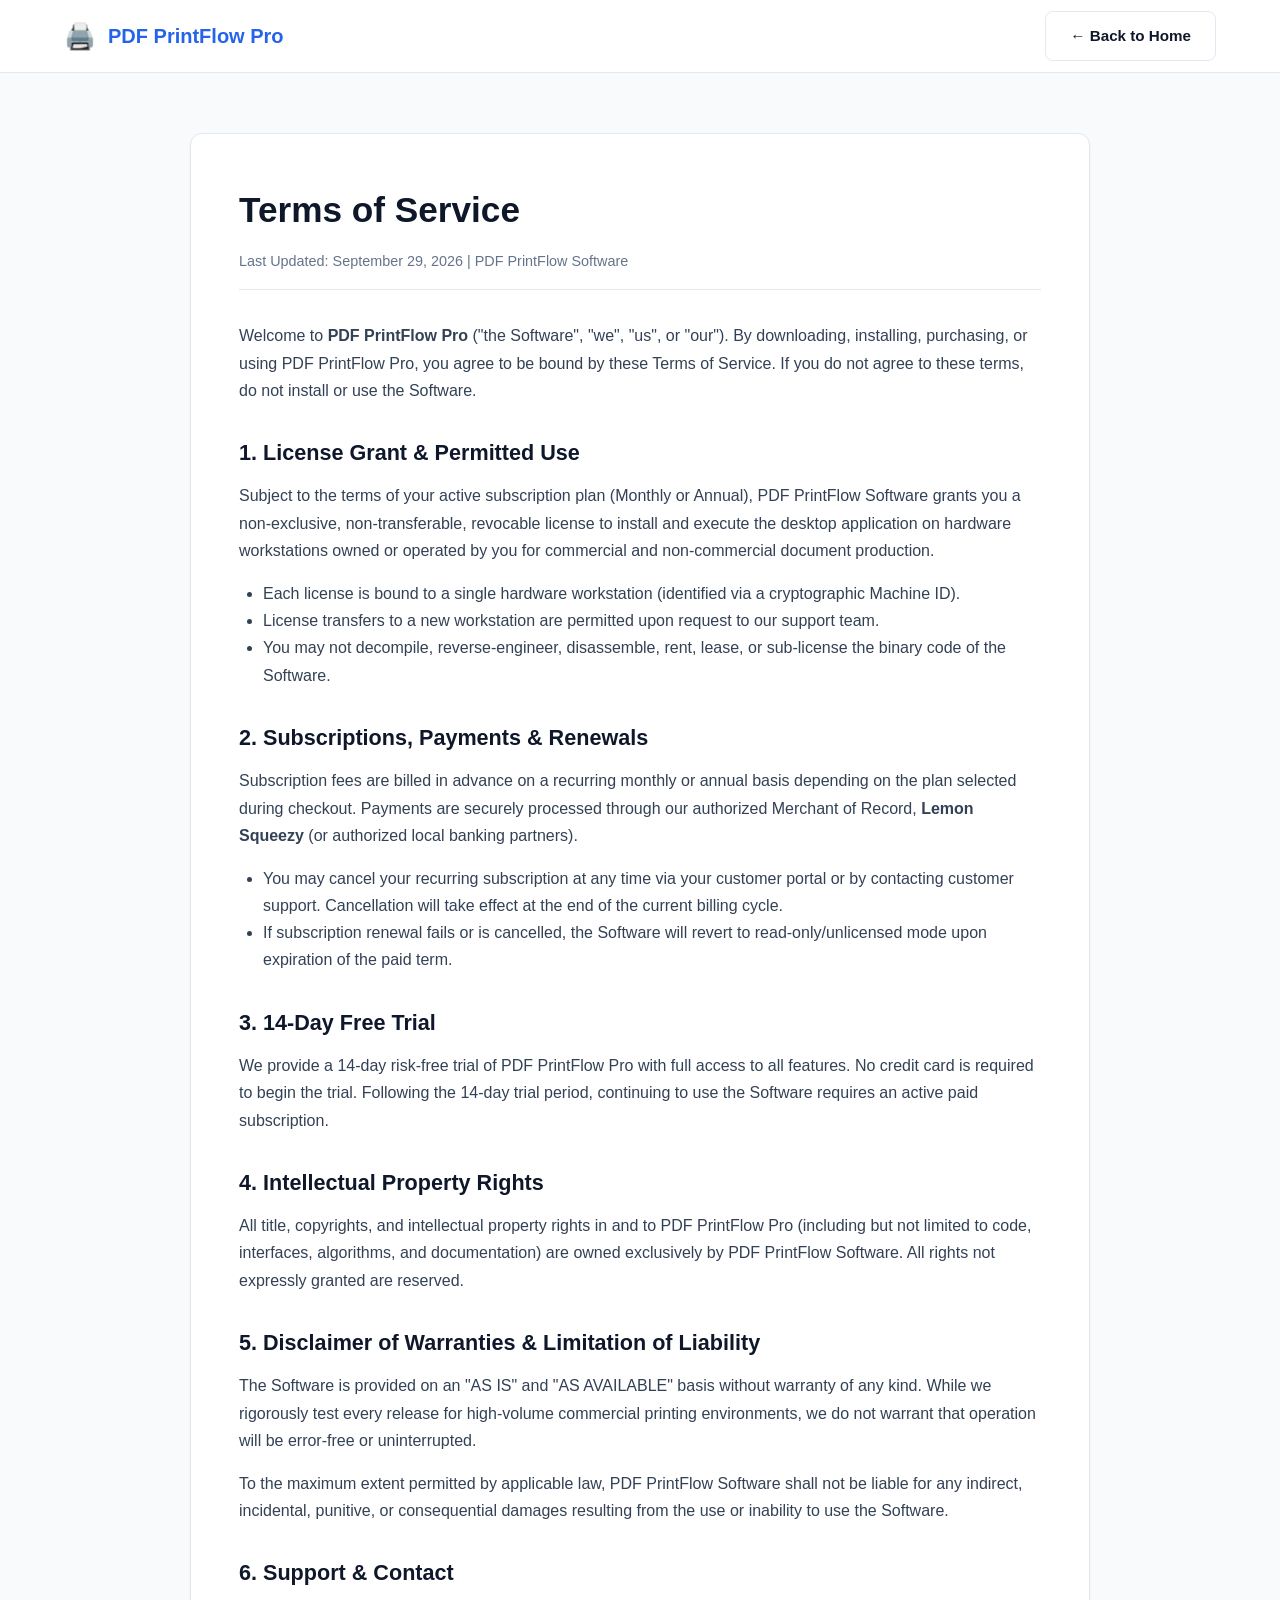
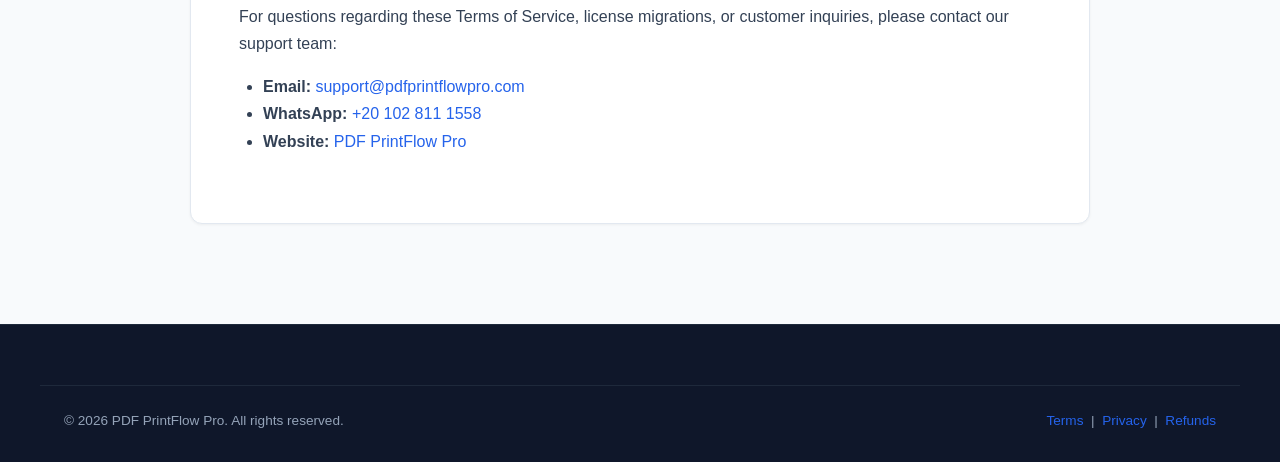
<file: terms.html>
<!DOCTYPE html>
<html lang="en">
<head>
    <meta charset="UTF-8">
    <meta name="viewport" content="width=device-width, initial-scale=1.0">
    <title>Terms of Service - PDF PrintFlow Pro</title>
    <link rel="stylesheet" href="style.css">
    <link rel="icon" type="image/x-icon" href="Assets/app_icon.ico">
</head>
<body>

    <header class="header">
        <div class="container navbar">
            <a href="index.html" class="brand">
                <span class="brand-icon">🖨️</span>
                <span>PDF PrintFlow Pro</span>
            </a>
            <div class="nav-actions">
                <a href="index.html" class="btn btn-outline">← Back to Home</a>
            </div>
        </div>
    </header>

    <main class="legal-page">
        <div class="container">
            <div class="legal-box">
                <h1>Terms of Service</h1>
                <div class="meta-date">Last Updated: September 29, 2026 | PDF PrintFlow Software</div>

                <p>Welcome to <strong>PDF PrintFlow Pro</strong> ("the Software", "we", "us", or "our"). By downloading, installing, purchasing, or using PDF PrintFlow Pro, you agree to be bound by these Terms of Service. If you do not agree to these terms, do not install or use the Software.</p>

                <h2>1. License Grant & Permitted Use</h2>
                <p>Subject to the terms of your active subscription plan (Monthly or Annual), PDF PrintFlow Software grants you a non-exclusive, non-transferable, revocable license to install and execute the desktop application on hardware workstations owned or operated by you for commercial and non-commercial document production.</p>
                <ul>
                    <li>Each license is bound to a single hardware workstation (identified via a cryptographic Machine ID).</li>
                    <li>License transfers to a new workstation are permitted upon request to our support team.</li>
                    <li>You may not decompile, reverse-engineer, disassemble, rent, lease, or sub-license the binary code of the Software.</li>
                </ul>

                <h2>2. Subscriptions, Payments & Renewals</h2>
                <p>Subscription fees are billed in advance on a recurring monthly or annual basis depending on the plan selected during checkout. Payments are securely processed through our authorized Merchant of Record, <strong>Lemon Squeezy</strong> (or authorized local banking partners).</p>
                <ul>
                    <li>You may cancel your recurring subscription at any time via your customer portal or by contacting customer support. Cancellation will take effect at the end of the current billing cycle.</li>
                    <li>If subscription renewal fails or is cancelled, the Software will revert to read-only/unlicensed mode upon expiration of the paid term.</li>
                </ul>

                <h2>3. 14-Day Free Trial</h2>
                <p>We provide a 14-day risk-free trial of PDF PrintFlow Pro with full access to all features. No credit card is required to begin the trial. Following the 14-day trial period, continuing to use the Software requires an active paid subscription.</p>

                <h2>4. Intellectual Property Rights</h2>
                <p>All title, copyrights, and intellectual property rights in and to PDF PrintFlow Pro (including but not limited to code, interfaces, algorithms, and documentation) are owned exclusively by PDF PrintFlow Software. All rights not expressly granted are reserved.</p>

                <h2>5. Disclaimer of Warranties & Limitation of Liability</h2>
                <p>The Software is provided on an "AS IS" and "AS AVAILABLE" basis without warranty of any kind. While we rigorously test every release for high-volume commercial printing environments, we do not warrant that operation will be error-free or uninterrupted.</p>
                <p>To the maximum extent permitted by applicable law, PDF PrintFlow Software shall not be liable for any indirect, incidental, punitive, or consequential damages resulting from the use or inability to use the Software.</p>

                <h2>6. Support & Contact</h2>
                <p>For questions regarding these Terms of Service, license migrations, or customer inquiries, please contact our support team:</p>
                <ul>
                    <li><strong>Email:</strong> <a href="https://mail.google.com/mail/?view=cm&fs=1&to=maheralkady@gmail.com&su=Terms%20Support%20-%20PDF%20PrintFlow%20Pro" target="_blank" rel="noopener">support@pdfprintflowpro.com</a></li>
                    <li><strong>WhatsApp:</strong> <a href="https://wa.me/201028111558?text=Hello%2C%20inquiry%20about%20Terms%20for%20PDF%20PrintFlow%20Pro" target="_blank" rel="noopener">+20 102 811 1558</a></li>
                    <li><strong>Website:</strong> <a href="index.html">PDF PrintFlow Pro</a></li>
                </ul>
            </div>
        </div>
    </main>

    <footer class="footer">
        <div class="container footer-bottom">
            <div>© 2026 PDF PrintFlow Pro. All rights reserved.</div>
            <div>
                <a href="terms.html">Terms</a> &nbsp;|&nbsp; 
                <a href="privacy.html">Privacy</a> &nbsp;|&nbsp; 
                <a href="refund.html">Refunds</a>
            </div>
        </div>
    </footer>

</body>
</html>
</file>
<file: style.css>
:root {
    --primary: #2563eb;
    --primary-dark: #1d4ed8;
    --primary-light: #eff6ff;
    --secondary: #0f172a;
    --accent: #10b981;
    --accent-dark: #059669;
    --text-main: #0f172a;
    --text-muted: #64748b;
    --border-color: #e2e8f0;
    --bg-light: #f8fafc;
    --card-bg: #ffffff;
    --shadow-sm: 0 1px 3px rgba(0, 0, 0, 0.05);
    --shadow-md: 0 4px 6px -1px rgba(0, 0, 0, 0.08), 0 2px 4px -2px rgba(0, 0, 0, 0.05);
    --shadow-xl: 0 20px 25px -5px rgba(0, 0, 0, 0.08), 0 8px 10px -6px rgba(0, 0, 0, 0.04);
    --radius-sm: 8px;
    --radius-md: 12px;
    --radius-lg: 20px;
    --transition: all 0.25s ease-in-out;
}

* {
    box-sizing: border-box;
    margin: 0;
    padding: 0;
}

body {
    font-family: -apple-system, BlinkMacSystemFont, "Segoe UI", Roboto, "Helvetica Neue", Arial, sans-serif;
    color: var(--text-main);
    background-color: var(--bg-light);
    line-height: 1.6;
    overflow-x: hidden;
}

html[lang="ar"] body {
    font-family: "Segoe UI", Tahoma, Geneva, Verdana, sans-serif;
    direction: rtl;
    text-align: right;
}

a {
    color: var(--primary);
    text-decoration: none;
    transition: var(--transition);
}

a:hover {
    color: var(--primary-dark);
}

.container {
    max-width: 1200px;
    margin: 0 auto;
    padding: 0 24px;
}

/* Header & Nav */
.header {
    position: sticky;
    top: 0;
    z-index: 1000;
    background: rgba(255, 255, 255, 0.92);
    backdrop-filter: blur(12px);
    border-bottom: 1px solid var(--border-color);
}

.navbar {
    display: flex;
    justify-content: space-between;
    align-items: center;
    height: 72px;
}

.brand {
    display: flex;
    align-items: center;
    gap: 12px;
    font-weight: 800;
    font-size: 1.25rem;
    color: var(--secondary);
}

.brand-icon {
    font-size: 1.6rem;
}

.brand span {
    color: var(--primary);
}

.nav-links {
    display: flex;
    align-items: center;
    gap: 28px;
    list-style: none;
}

.nav-links a {
    color: #475569;
    font-weight: 600;
    font-size: 0.95rem;
}

.nav-links a:hover {
    color: var(--primary);
}

.nav-actions {
    display: flex;
    align-items: center;
    gap: 16px;
}

.lang-btn {
    background: var(--bg-light);
    border: 1px solid var(--border-color);
    padding: 8px 14px;
    border-radius: var(--radius-sm);
    font-size: 0.9rem;
    font-weight: 600;
    cursor: pointer;
    transition: var(--transition);
    display: flex;
    align-items: center;
    gap: 6px;
}

.lang-btn:hover {
    background: #e2e8f0;
}

/* Buttons */
.btn {
    display: inline-flex;
    align-items: center;
    justify-content: center;
    gap: 8px;
    padding: 12px 24px;
    font-size: 0.95rem;
    font-weight: 700;
    border-radius: var(--radius-sm);
    cursor: pointer;
    border: none;
    transition: var(--transition);
    text-align: center;
}

.btn-primary {
    background: var(--primary);
    color: #ffffff !important;
    box-shadow: 0 4px 14px rgba(37, 99, 235, 0.35);
}

.btn-primary:hover {
    background: var(--primary-dark);
    transform: translateY(-1px);
    box-shadow: 0 6px 18px rgba(37, 99, 235, 0.45);
}

.btn-success {
    background: var(--accent);
    color: #ffffff !important;
}

.btn-success:hover {
    background: var(--accent-dark);
}

.btn-outline {
    background: transparent;
    border: 1px solid var(--border-color);
    color: var(--text-main);
}

.btn-outline:hover {
    background: #f1f5f9;
}

.btn-lg {
    padding: 16px 32px;
    font-size: 1.05rem;
    border-radius: var(--radius-md);
}

/* Hero Section */
.hero {
    padding: 72px 0 60px;
    text-align: center;
    position: relative;
}

.hero-badge {
    display: inline-flex;
    align-items: center;
    gap: 8px;
    background: var(--primary-light);
    color: var(--primary);
    border: 1px solid #bfdbfe;
    padding: 6px 16px;
    border-radius: 9999px;
    font-size: 0.85rem;
    font-weight: 700;
    margin-bottom: 24px;
}

.hero h1 {
    font-size: 3.2rem;
    line-height: 1.15;
    font-weight: 900;
    color: var(--secondary);
    max-width: 900px;
    margin: 0 auto 20px;
    letter-spacing: -0.02em;
}

.hero h1 span {
    background: linear-gradient(135deg, #2563eb, #1d4ed8);
    -webkit-background-clip: text;
    -webkit-text-fill-color: transparent;
}

.hero-subtitle {
    font-size: 1.25rem;
    color: var(--text-muted);
    max-width: 740px;
    margin: 0 auto 36px;
}

.hero-cta {
    display: flex;
    justify-content: center;
    align-items: center;
    gap: 16px;
    margin-bottom: 30px;
    flex-wrap: wrap;
}

.trust-badges {
    display: flex;
    justify-content: center;
    align-items: center;
    gap: 24px;
    font-size: 0.88rem;
    color: #475569;
    flex-wrap: wrap;
}

.trust-item {
    display: flex;
    align-items: center;
    gap: 6px;
}

/* App Mockup Preview */
.mockup-wrapper {
    margin-top: 50px;
    position: relative;
    border-radius: var(--radius-lg);
    box-shadow: var(--shadow-xl);
    border: 1px solid var(--border-color);
    background: #0f172a;
    overflow: hidden;
}

.mockup-header {
    background: #1e293b;
    padding: 12px 18px;
    display: flex;
    align-items: center;
    gap: 8px;
    border-bottom: 1px solid #334155;
}

.circle {
    width: 11px;
    height: 11px;
    border-radius: 50%;
}
.circle.red { background: #ef4444; }
.circle.yellow { background: #f59e0b; }
.circle.green { background: #10b981; }

.mockup-title {
    color: #94a3b8;
    font-size: 0.82rem;
    font-weight: 600;
    margin-left: 8px;
}

.mockup-body {
    background: #090d16;
    padding: 24px;
    color: #e2e8f0;
}

.mockup-stats {
    display: grid;
    grid-template-columns: repeat(4, 1fr);
    gap: 16px;
    margin-bottom: 20px;
}

.stat-box {
    background: #1e293b;
    border: 1px solid #334155;
    border-radius: var(--radius-sm);
    padding: 14px;
    text-align: left;
}

html[lang="ar"] .stat-box {
    text-align: right;
}

.stat-box .title {
    font-size: 0.75rem;
    color: #94a3b8;
    text-transform: uppercase;
}

.stat-box .val {
    font-size: 1.4rem;
    font-weight: 800;
    color: #38bdf8;
    margin-top: 4px;
}

.stat-box .val.green { color: #4ade80; }
.stat-box .val.purple { color: #c084fc; }

.mockup-table {
    width: 100%;
    border-collapse: collapse;
    font-size: 0.85rem;
    background: #131c2e;
    border-radius: var(--radius-sm);
    overflow: hidden;
}

.mockup-table th, .mockup-table td {
    padding: 12px 16px;
    text-align: left;
    border-bottom: 1px solid #1e293b;
}

html[lang="ar"] .mockup-table th, html[lang="ar"] .mockup-table td {
    text-align: right;
}

.mockup-table th {
    background: #1e293b;
    color: #94a3b8;
    font-weight: 600;
}

.badge-status {
    display: inline-block;
    padding: 3px 8px;
    border-radius: 4px;
    font-size: 0.75rem;
    font-weight: 700;
    background: rgba(16, 185, 129, 0.15);
    color: #34d399;
}

/* Features Section */
.section {
    padding: 90px 0;
}

.section-light {
    background: #ffffff;
    border-top: 1px solid var(--border-color);
    border-bottom: 1px solid var(--border-color);
}

.section-header {
    text-align: center;
    max-width: 720px;
    margin: 0 auto 60px;
}

.section-tag {
    color: var(--primary);
    font-weight: 800;
    font-size: 0.88rem;
    text-transform: uppercase;
    letter-spacing: 0.05em;
    margin-bottom: 12px;
}

.section-title {
    font-size: 2.3rem;
    font-weight: 800;
    color: var(--secondary);
    margin-bottom: 16px;
}

.section-desc {
    color: var(--text-muted);
    font-size: 1.1rem;
}

.features-grid {
    display: grid;
    grid-template-columns: repeat(3, 1fr);
    gap: 28px;
}

.feature-card {
    background: var(--card-bg);
    border: 1px solid var(--border-color);
    border-radius: var(--radius-md);
    padding: 32px 28px;
    transition: var(--transition);
    box-shadow: var(--shadow-sm);
}

.feature-card:hover {
    transform: translateY(-4px);
    box-shadow: var(--shadow-md);
    border-color: #cbd5e1;
}

.feature-icon {
    width: 52px;
    height: 52px;
    border-radius: 12px;
    background: var(--primary-light);
    color: var(--primary);
    display: flex;
    align-items: center;
    justify-content: center;
    font-size: 1.6rem;
    margin-bottom: 20px;
}

.feature-card h3 {
    font-size: 1.25rem;
    font-weight: 700;
    color: var(--secondary);
    margin-bottom: 10px;
}

.feature-card p {
    color: var(--text-muted);
    font-size: 0.95rem;
    line-height: 1.6;
}

/* Pricing Section */
.pricing-section {
    background: var(--bg-light);
    padding: 90px 0;
}

.pricing-toggle-wrap {
    display: flex;
    justify-content: center;
    align-items: center;
    gap: 12px;
    margin-bottom: 48px;
}

.toggle-label {
    font-weight: 700;
    font-size: 1rem;
    cursor: pointer;
    color: var(--text-muted);
}

.toggle-label.active {
    color: var(--secondary);
}

.save-badge {
    background: #dcfce7;
    color: #15803d;
    font-size: 0.78rem;
    font-weight: 800;
    padding: 3px 8px;
    border-radius: 9999px;
}

.switch {
    position: relative;
    display: inline-block;
    width: 54px;
    height: 28px;
}

.switch input {
    opacity: 0;
    width: 0;
    height: 0;
}

.slider {
    position: absolute;
    cursor: pointer;
    top: 0; left: 0; right: 0; bottom: 0;
    background-color: #cbd5e1;
    transition: .3s;
    border-radius: 34px;
}

.slider:before {
    position: absolute;
    content: "";
    height: 20px;
    width: 20px;
    left: 4px;
    bottom: 4px;
    background-color: white;
    transition: .3s;
    border-radius: 50%;
}

input:checked + .slider {
    background-color: var(--primary);
}

input:checked + .slider:before {
    transform: translateX(26px);
}

.pricing-grid {
    display: grid;
    grid-template-columns: repeat(2, 1fr);
    gap: 32px;
    max-width: 900px;
    margin: 0 auto;
}

.pricing-card {
    background: var(--card-bg);
    border: 1px solid var(--border-color);
    border-radius: var(--radius-lg);
    padding: 40px 36px;
    position: relative;
    box-shadow: var(--shadow-sm);
    display: flex;
    flex-direction: column;
}

.pricing-card.featured {
    border: 2px solid var(--primary);
    box-shadow: 0 10px 30px rgba(37, 99, 235, 0.12);
}

.card-badge {
    position: absolute;
    top: -14px;
    left: 50%;
    transform: translateX(-50%);
    background: var(--primary);
    color: #ffffff;
    font-weight: 800;
    font-size: 0.8rem;
    padding: 4px 16px;
    border-radius: 9999px;
    text-transform: uppercase;
}

.plan-name {
    font-size: 1.4rem;
    font-weight: 800;
    color: var(--secondary);
    margin-bottom: 6px;
}

.plan-desc {
    color: var(--text-muted);
    font-size: 0.92rem;
    margin-bottom: 24px;
}

.plan-price {
    display: flex;
    align-items: baseline;
    gap: 4px;
    margin-bottom: 6px;
}

.plan-price .amount {
    font-size: 3rem;
    font-weight: 900;
    color: var(--secondary);
}

.plan-price .period {
    color: var(--text-muted);
    font-weight: 600;
}

.regional-price {
    font-size: 0.95rem;
    font-weight: 700;
    color: #059669;
    margin-bottom: 24px;
}

.plan-features {
    list-style: none;
    margin: 24px 0 32px;
    flex-grow: 1;
}

.plan-features li {
    display: flex;
    align-items: center;
    gap: 10px;
    font-size: 0.95rem;
    color: #334155;
    margin-bottom: 14px;
}

.plan-features li .check {
    color: #10b981;
    font-weight: 800;
}

/* FAQ Section */
.faq-wrap {
    max-width: 800px;
    margin: 0 auto;
}

.faq-item {
    background: #ffffff;
    border: 1px solid var(--border-color);
    border-radius: var(--radius-sm);
    margin-bottom: 16px;
    overflow: hidden;
}

.faq-question {
    padding: 18px 24px;
    font-weight: 700;
    font-size: 1.05rem;
    cursor: pointer;
    display: flex;
    justify-content: space-between;
    align-items: center;
    background: #ffffff;
}

.faq-question:hover {
    background: #f8fafc;
}

.faq-answer {
    padding: 0 24px 20px;
    color: var(--text-muted);
    font-size: 0.95rem;
    line-height: 1.6;
    display: none;
}

.faq-item.active .faq-answer {
    display: block;
}

.faq-arrow {
    display: inline-block;
    transition: transform 0.25s ease;
    font-size: 0.85rem;
}

.faq-item.active .faq-arrow {
    transform: rotate(180deg);
}

/* Legal Pages Styling (Terms, Privacy, Refund) */
.legal-page {
    padding: 60px 0 100px;
}

.legal-box {
    background: #ffffff;
    border: 1px solid var(--border-color);
    border-radius: var(--radius-md);
    padding: 48px;
    box-shadow: var(--shadow-sm);
    max-width: 900px;
    margin: 0 auto;
}

.legal-box h1 {
    font-size: 2.2rem;
    font-weight: 900;
    margin-bottom: 12px;
    color: var(--secondary);
}

.legal-box .meta-date {
    color: var(--text-muted);
    font-size: 0.9rem;
    margin-bottom: 32px;
    border-bottom: 1px solid var(--border-color);
    padding-bottom: 16px;
}

.legal-box h2 {
    font-size: 1.35rem;
    font-weight: 800;
    color: var(--secondary);
    margin: 32px 0 12px;
}

.legal-box p {
    color: #334155;
    font-size: 1rem;
    line-height: 1.7;
    margin-bottom: 16px;
}

.legal-box ul {
    margin: 12px 0 20px 24px;
    color: #334155;
    line-height: 1.7;
}

html[lang="ar"] .legal-box ul {
    margin: 12px 24px 20px 0;
}

/* Footer */
.footer {
    background: #0f172a;
    color: #94a3b8;
    padding: 60px 0 30px;
    border-top: 1px solid #1e293b;
}

.footer-grid {
    display: grid;
    grid-template-columns: 2fr 1fr 1fr 1fr;
    gap: 48px;
    margin-bottom: 48px;
}

.footer-brand h3 {
    color: #ffffff;
    font-size: 1.3rem;
    font-weight: 800;
    margin-bottom: 12px;
}

.footer-brand p {
    font-size: 0.9rem;
    line-height: 1.6;
    max-width: 320px;
}

.footer-col h4 {
    color: #ffffff;
    font-size: 0.95rem;
    font-weight: 700;
    margin-bottom: 18px;
    text-transform: uppercase;
}

.footer-col ul {
    list-style: none;
}

.footer-col ul li {
    margin-bottom: 10px;
}

.footer-col ul a {
    color: #94a3b8;
    font-size: 0.9rem;
}

.footer-col ul a:hover {
    color: #38bdf8;
}

.footer-bottom {
    border-top: 1px solid #1e293b;
    padding-top: 24px;
    display: flex;
    justify-content: space-between;
    align-items: center;
    font-size: 0.85rem;
}

/* WhatsApp Floating Button */
.whatsapp-float {
    position: fixed;
    bottom: 28px;
    right: 28px;
    background: #25d366;
    color: #ffffff !important;
    width: 60px;
    height: 60px;
    border-radius: 50%;
    display: flex;
    align-items: center;
    justify-content: center;
    font-size: 32px;
    box-shadow: 0 4px 16px rgba(37, 211, 102, 0.4);
    z-index: 9999;
    transition: var(--transition);
}

html[lang="ar"] .whatsapp-float {
    right: auto;
    left: 28px;
}

.whatsapp-float:hover {
    transform: scale(1.08);
}

/* Responsive */
@media (max-width: 992px) {
    .hero h1 { font-size: 2.5rem; }
    .features-grid { grid-template-columns: repeat(2, 1fr); }
    .pricing-grid { grid-template-columns: 1fr; }
    .footer-grid { grid-template-columns: 1fr 1fr; }
    .mockup-stats { grid-template-columns: repeat(2, 1fr); }
}

@media (max-width: 768px) {
    .nav-links { display: none; }
    .hero h1 { font-size: 2.1rem; }
    .features-grid { grid-template-columns: 1fr; }
    .footer-grid { grid-template-columns: 1fr; }
    .stat-box .val { font-size: 1.15rem; }
}

/* Toast Notification */
.toast-notice {
    position: fixed;
    bottom: 30px;
    left: 50%;
    transform: translateX(-50%) translateY(20px);
    background: #0f172a;
    color: #ffffff;
    padding: 14px 24px;
    border-radius: 8px;
    box-shadow: 0 10px 25px rgba(0,0,0,0.25);
    font-size: 0.95rem;
    font-weight: 600;
    opacity: 0;
    pointer-events: none;
    transition: all 0.3s ease;
    z-index: 10000;
}
.toast-notice.show {
    opacity: 1;
    transform: translateX(-50%) translateY(0);
}
</file>
